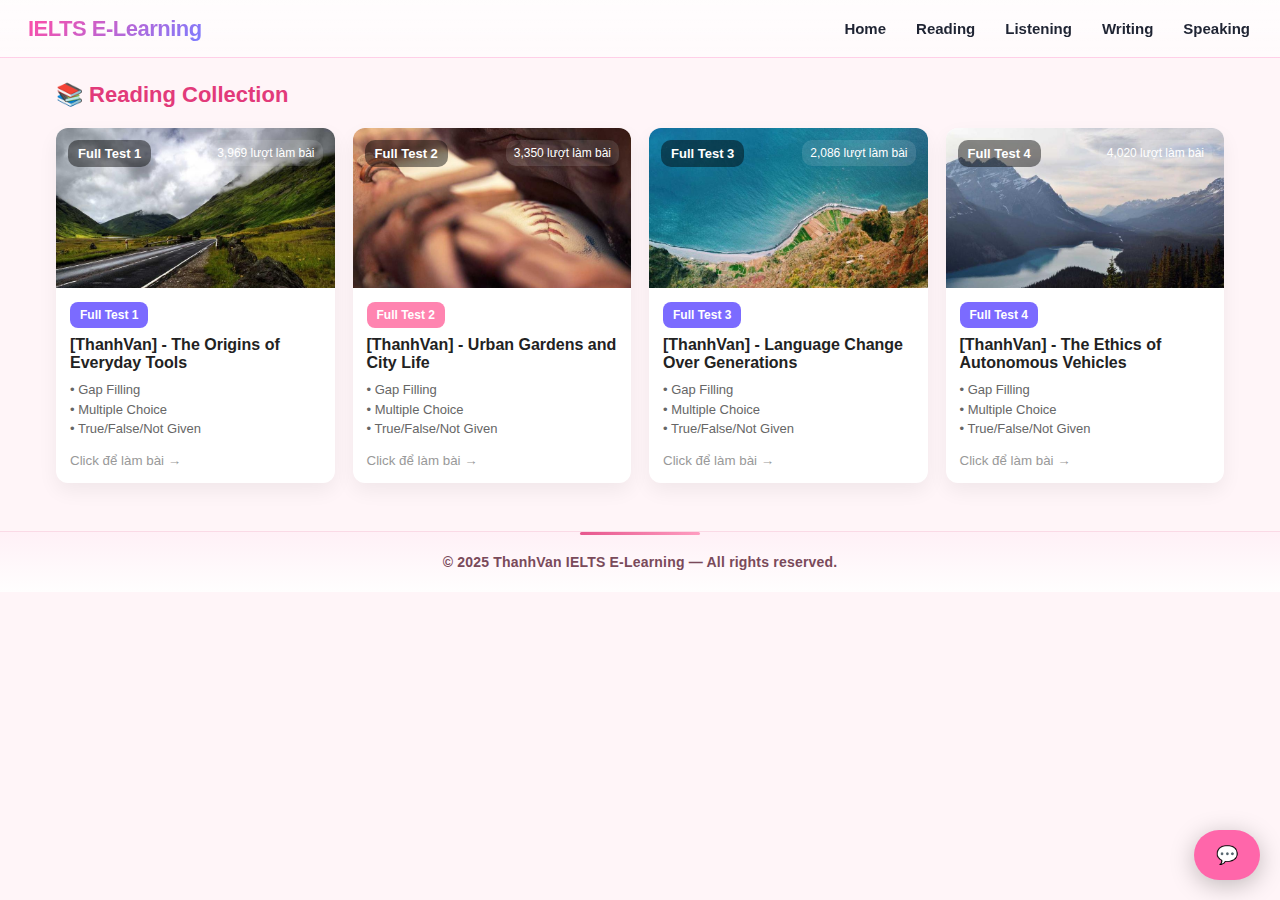
<file: index.html>
<!doctype html>
<html>

<head>
  <meta charset="utf-8">
  <title>Reading Collection — IELTS</title>
  <link rel="stylesheet" href="style.css">
</head>

<body>
  <div id="header"></div>

  <div class="container">
    <div class="page-title">📚 Reading Collection</div>
    <div id="cardGrid" class="card-grid">
      <!-- cards rendered by assets/app.js -->
    </div>
  </div>

  <div id="footer"></div>
  <div id="chatbot"></div>
  <div>
    <div id="chatbotButton">💬</div>
    <div id="chatbotPopup">
      <div id="chatHeader">AI IELTS Assistant</div>
      <div id="chatMessages"></div>
      <div id="chatInputArea">
        <input id="userInput" placeholder="Ask me..." />
        <button id="sendBtn" onclick="sendMsg()">Send</button>
      </div>
    </div>
  </div>
  <script src="app.js"></script>
</body>

</html>
</file>
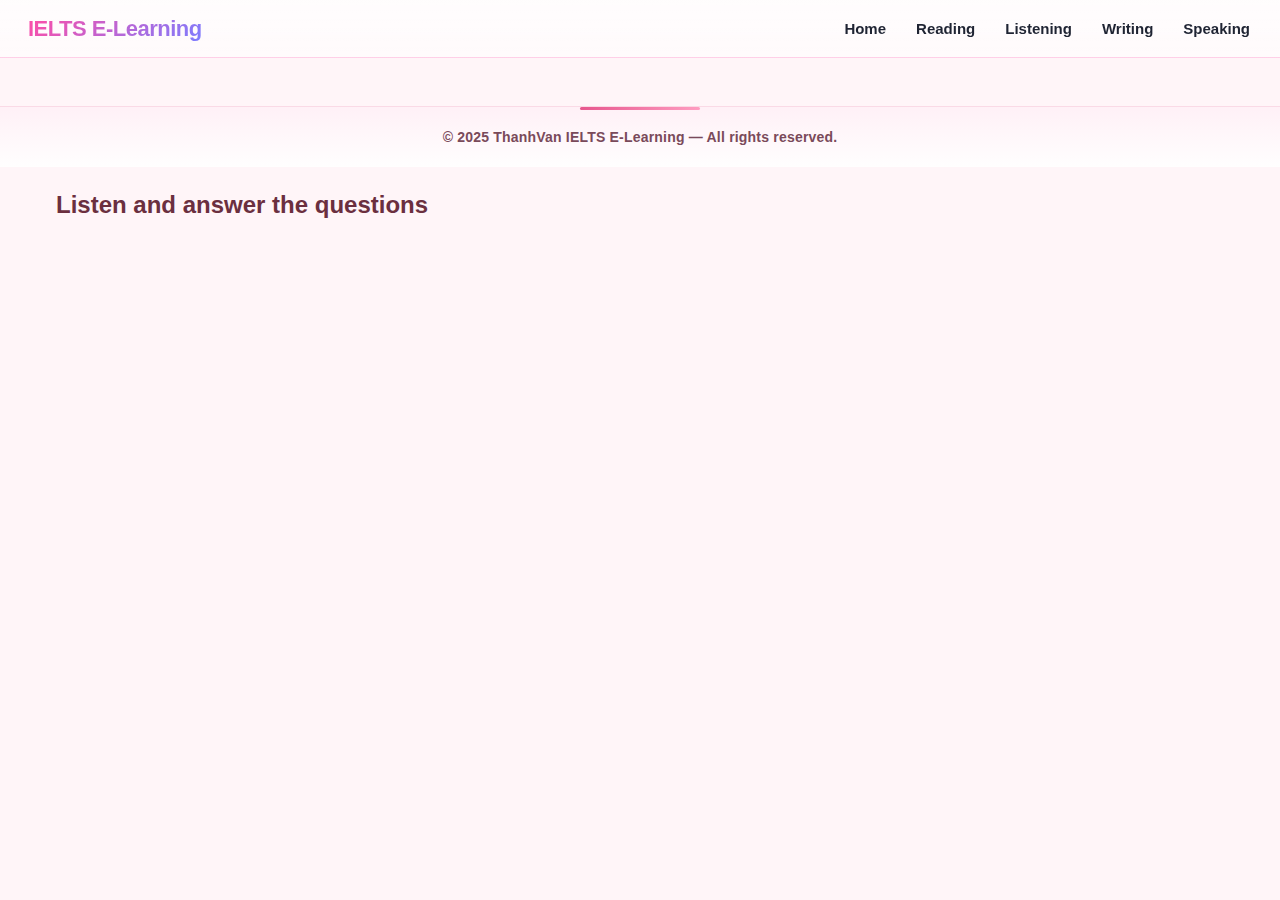
<file: listening.html>
<!DOCTYPE html>
<html>
<head>
    <title>IELTS Listening</title>
    <link rel="stylesheet" href="style.css">
</head>
<body>
    <div id="header"></div>
    <div id="footer"></div>

<div class="container">
    <h2>Listen and answer the questions</h2>
</div>
</body>
<script src="app.js"></script>
</html>
</file>
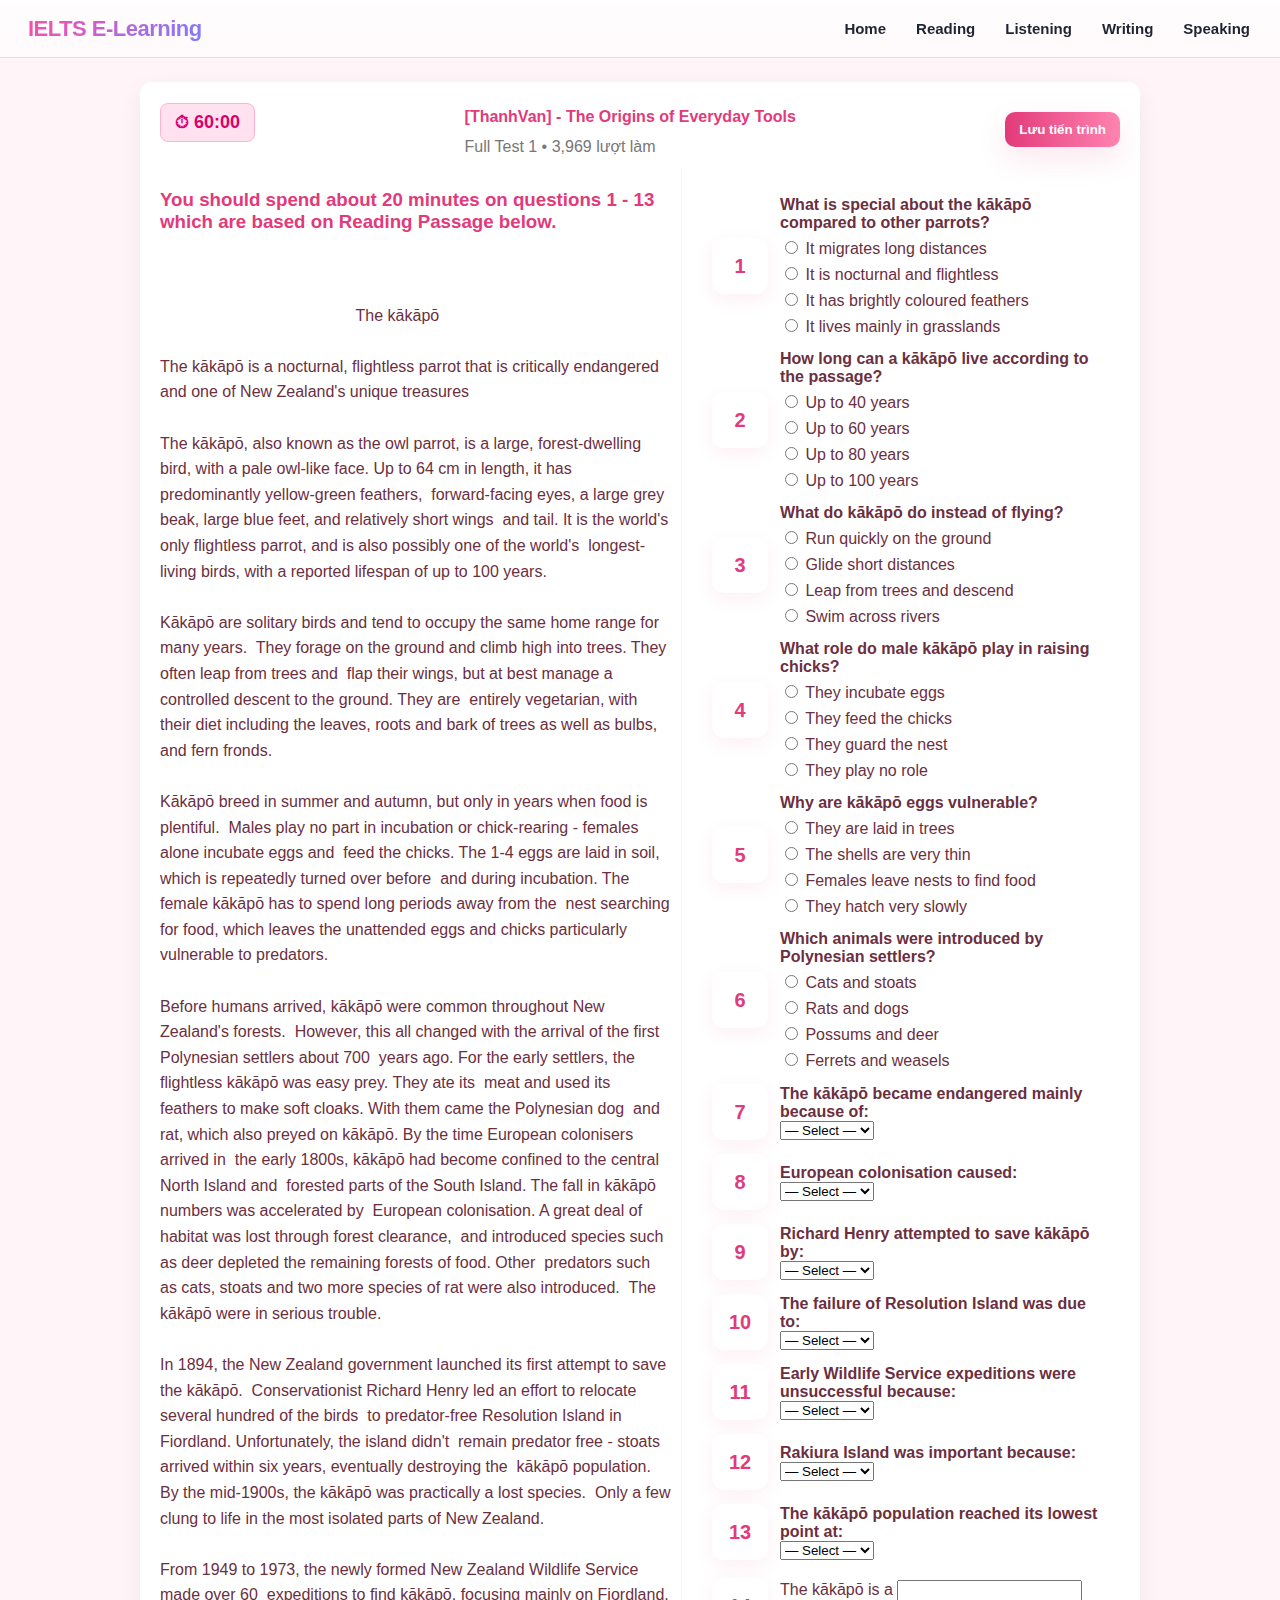
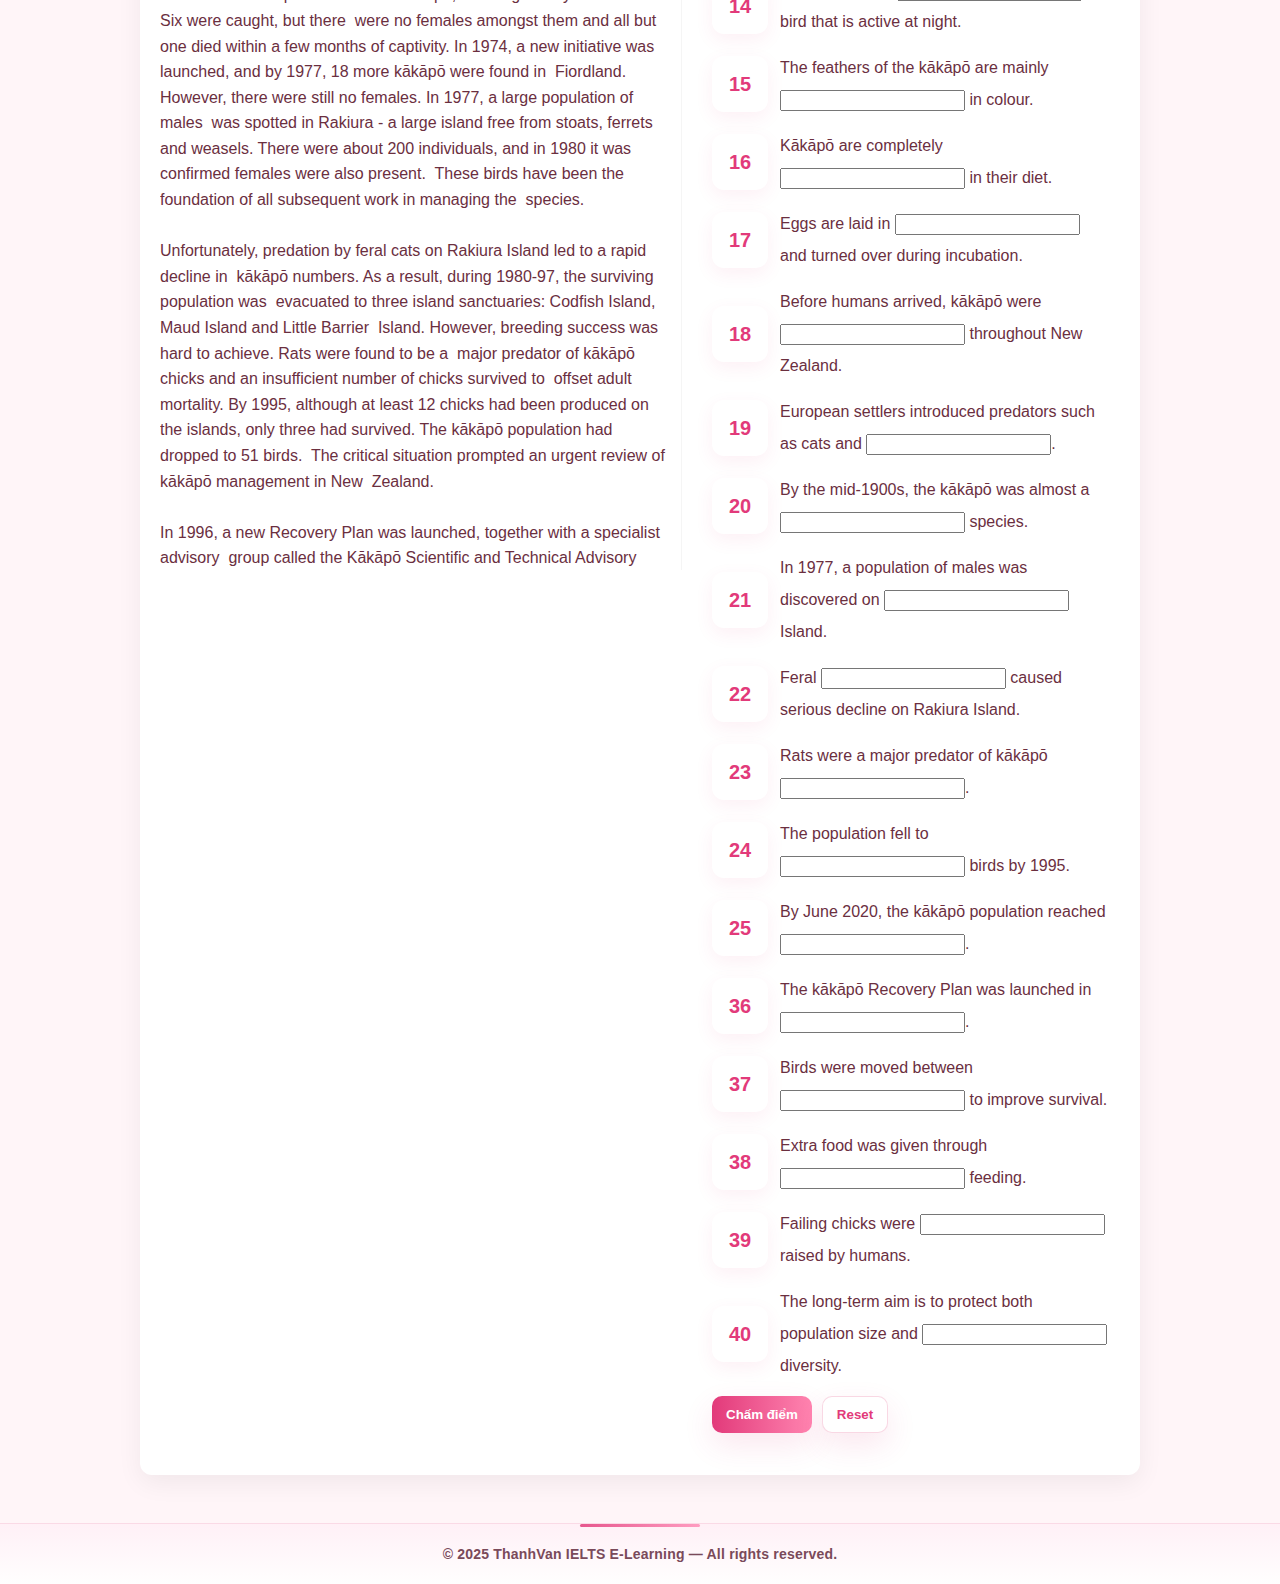
<file: reading-test.html>
<!doctype html>
<html lang="vi">
<head>
  <meta charset="utf-8">
  <title>Reading Test — IELTS</title>
  <link rel="stylesheet" href="style.css">
</head>

<body>
  <div id="header"></div>

  <div class="container">
    <div id="testArea" class="test-wrap"></div>
  </div>

  <div id="footer"></div>
  <div id="chatbot"></div>

  <script src="app.js"></script>

  <script>
    // ======================
    // LOAD TEST DATA
    // ======================
    const params = new URLSearchParams(location.search);
    const id = parseInt(params.get('id') || '1', 10);
    const data = window.__IELTS_PASSAGES || [];
    const test = data.find(p => p.id === id) || data[0];

    // ======================
    // RENDER LAYOUT
    // ======================
    const wrap = document.getElementById('testArea');
    wrap.innerHTML = `
      <div style="display:flex;justify-content:space-between;align-items:center;margin-bottom:14px;">
        <div id="timerBox" class="timer">⏱ <span id="timerText">60:00</span></div>

        <div>
          <div class="h2">${test.title}</div>
          <div style="color:#777;margin-top:4px;">
            ${test.label} • ${test.count.toLocaleString()} lượt làm
          </div>
        </div>

        <button class="btn-check" id="saveProgressBtn">Lưu tiến trình</button>
      </div>

      <div class="test-grid">
        <div class="passage">
          <h3 style="color:var(--pink-600)">${test.statement}</h3>
          <div style="white-space:pre-wrap;line-height:1.6;">
            ${escapeHtml(test.passage)}
          </div>
        </div>

        <div class="q-panel">
          <div id="questionsArea"></div>

          <div style="margin-top:14px;display:flex;gap:10px;">
            <button class="btn-check" id="checkBtn">Chấm điểm</button>
            <button class="btn-check" id="resetBtn"
              style="background:#fff;color:var(--pink-600);border:1px solid rgba(226,58,122,.2)">
              Reset
            </button>
          </div>

          <div id="resultBox" class="result"></div>
        </div>
      </div>
    `;

    function escapeHtml(s) {
      return (s || '')
        .replace(/&/g, "&amp;")
        .replace(/</g, "&lt;")
        .replace(/>/g, "&gt;");
    }

    // ======================
    // RENDER QUESTIONS
    // ======================
    const qArea = document.getElementById('questionsArea');

    test.questions.forEach((q, idx) => {

      // DROPDOWN
      if (q.type === 'dropdown') {
        qArea.innerHTML += `
          <div class="q-row">
            <div class="q-num">${idx + 1}</div>
            <div style="flex:1">
              <b>${q.q}</b><br>
              <select id="${q.id}">
                <option value="">— Select —</option>
                ${q.choices.map(c => `<option value="${c}">${c}</option>`).join('')}
              </select>
            </div>
          </div>`;
      }

      // MCQ
      else if (q.type === 'mcq') {
        qArea.innerHTML += `
          <div class="q-row">
            <div class="q-num">${idx + 1}</div>
            <div style="flex:1">
              <b>${q.q}</b>
              ${q.choices.map(c => `
                <label style="display:block;margin-top:6px">
                  <input type="radio" name="${q.id}" value="${c}"> ${c}
                </label>`).join('')}
            </div>
          </div>`;
      }

      // FILL IN THE BLANK
      else if (q.type === 'fill') {
        let i = 0;
        const html = q.q.replace(/_____/g, () =>
          `<input type="text" class="fill-input" id="${q.id}_${i++}">`
        );

        qArea.innerHTML += `
          <div class="q-row">
            <div class="q-num">${idx + 1}</div>
            <div style="flex:1;line-height:2">${html}</div>
          </div>`;
      }
    });

    // ======================
    // CHECK ANSWERS
    // ======================
    document.getElementById('checkBtn').onclick = () => {
      let correct = 0;

      test.questions.forEach(q => {

        if (q.type === 'dropdown') {
          const el = document.getElementById(q.id);
          if (el.value === q.answer) {
            el.style.border = "2px solid #00cc66";
            correct++;
          } else if (el.value) {
            el.style.border = "2px solid #ff5b6b";
          }
        }

        else if (q.type === 'mcq') {
          const sel = document.querySelector(`input[name="${q.id}"]:checked`);
          if (sel && sel.value === q.answer) {
            correct++;
            sel.parentElement.style.border = "1px solid #00cc66";
          } else if (sel) {
            sel.parentElement.style.border = "1px solid #ff5b6b";
          }
        }

        else if (q.type === 'fill') {
          let ok = true;
          q.answer.forEach((ans, i) => {
            const input = document.getElementById(`${q.id}_${i}`);
            const user = (input.value || '').trim().toLowerCase();
            const right = ans.toLowerCase();
            if (user === right) {
              input.classList.add('fill-correct');
            } else {
              input.classList.add('fill-wrong');
              ok = false;
            }
          });
          if (ok) correct++;
        }
      });

      document.getElementById('resultBox').innerText =
        `Bạn đúng ${correct} / ${test.questions.length}`;
    };

    // ======================
    // RESET
    // ======================
    document.getElementById('resetBtn').onclick = () => {
      test.questions.forEach(q => {
        if (q.type === 'dropdown') document.getElementById(q.id).value = '';
        if (q.type === 'mcq')
          document.querySelectorAll(`input[name="${q.id}"]`).forEach(i => i.checked = false);
        if (q.type === 'fill')
          q.answer.forEach((_, i) => {
            const el = document.getElementById(`${q.id}_${i}`);
            el.value = '';
            el.className = 'fill-input';
          });
      });
      document.getElementById('resultBox').innerText = '';
    };

    // ======================
    // TIMER 60 MIN
    // ======================
    let timeLeft = 3600;
    const timerText = document.getElementById('timerText');

    setInterval(() => {
      timeLeft--;
      timerText.textContent =
        String(Math.floor(timeLeft / 60)).padStart(2, '0') + ':' +
        String(timeLeft % 60).padStart(2, '0');

      if (timeLeft <= 0) {
        document.getElementById('checkBtn').click();
        alert("Hết giờ!");
      }
    }, 1000);

  </script>
</body>
</html>
</file>
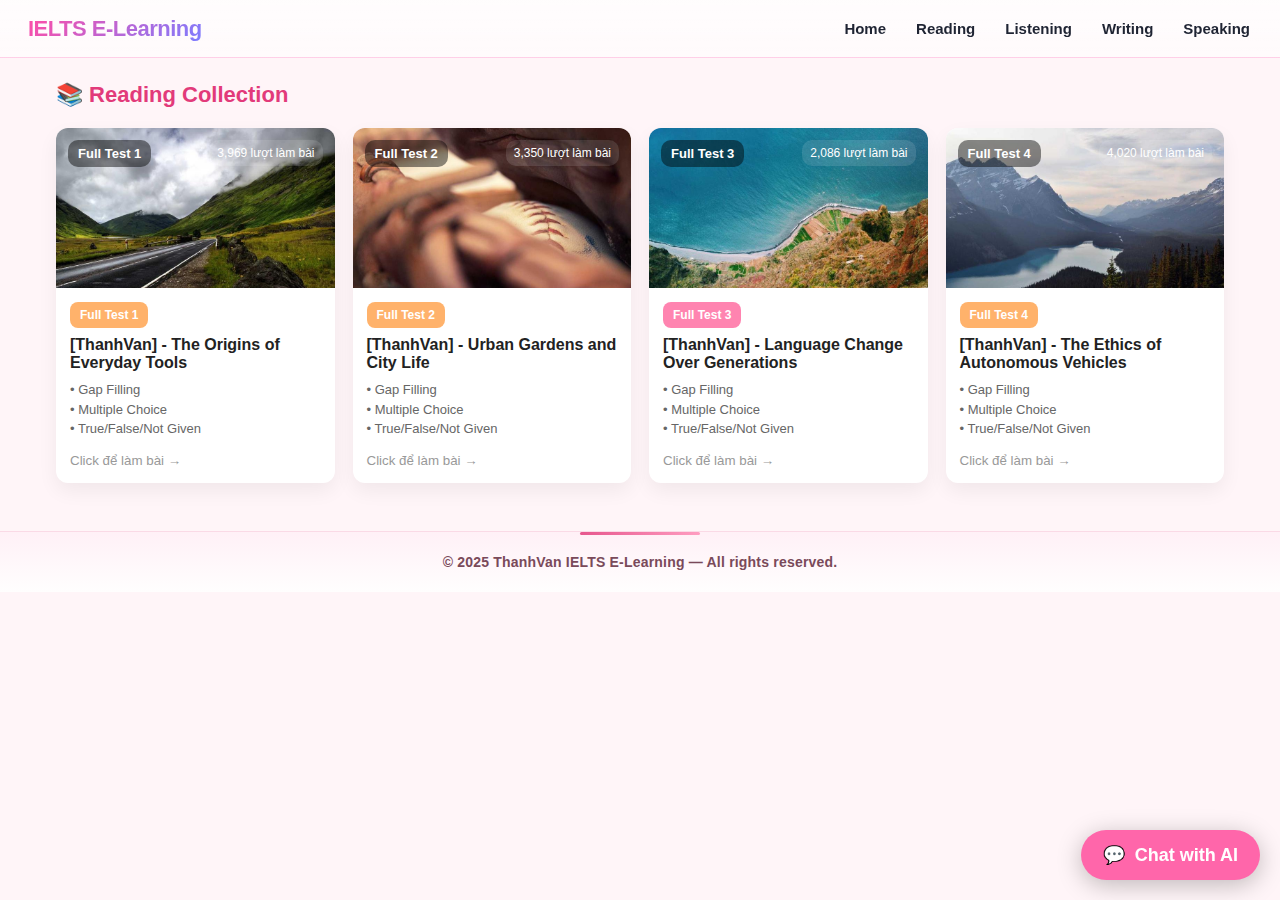
<file: reading.html>
<!doctype html>
<html>

<head>
  <meta charset="utf-8">
  <title>Reading Collection — IELTS</title>
  <link rel="stylesheet" href="style.css">
</head>

<body>
  <div id="header"></div>

  <div class="container">
    <div class="page-title">📚 Reading Collection</div>
    <div id="cardGrid" class="card-grid">
      <!-- cards rendered by assets/app.js -->
    </div>
  </div>

  <div id="footer"></div>
  <div id="chatbot"></div>
  <div>
    <div id="chatbotButton">💬 <span>Chat with AI</span></div>
    <div id="chatbotPopup">
      <div id="chatHeader">AI IELTS Assistant</div>
      <div id="chatMessages"></div>
      <div id="chatInputArea">
        <input id="userInput" placeholder="Ask me..." />
        <button id="sendBtn" onclick="sendMsg()">Send</button>
        <script>
          (function(){
            var input = document.getElementById('userInput');
            if (input) {
              input.addEventListener('keydown', function(e){
                if (e.key === 'Enter') {
                  e.preventDefault();
                  if (typeof sendMsg === 'function') sendMsg();
                }
              });
            }
          })();
        </script>
      </div>
    </div>
  </div>
  <script src="app.js"></script>
</body>

</html>
</file>
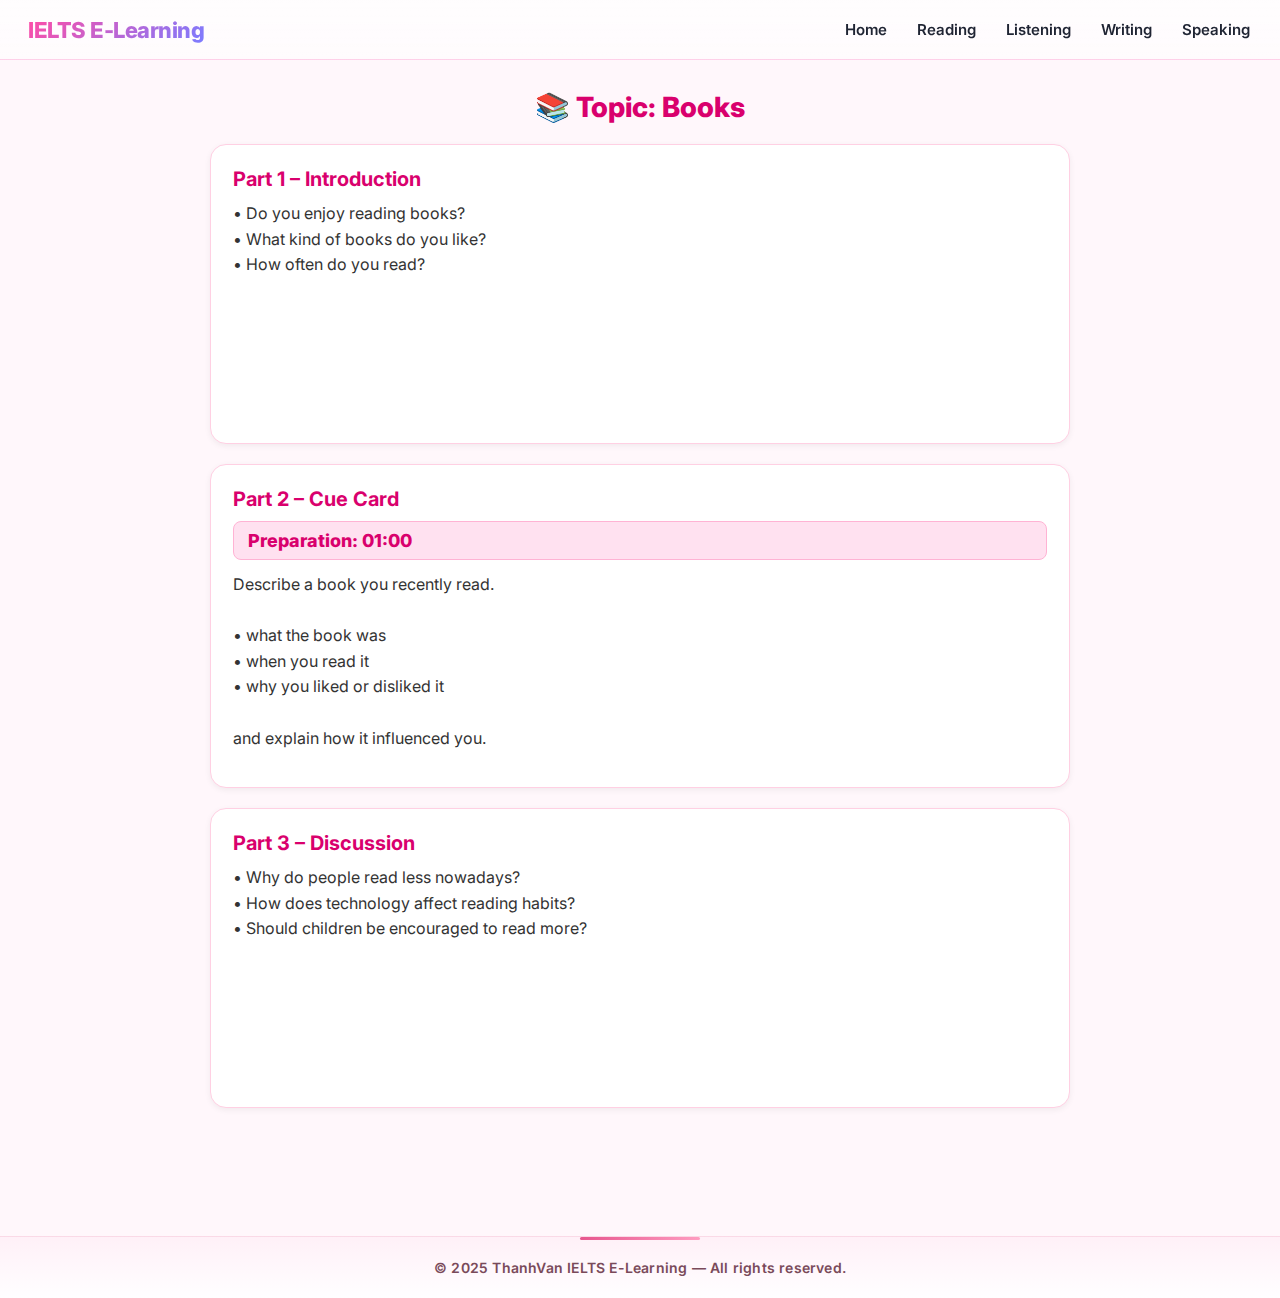
<file: speaking-test.html>
<!doctype html>
<html lang="en">

<head>
  <meta charset="utf-8">
  <title>IELTS Speaking Test</title>
  <meta name="viewport" content="width=device-width, initial-scale=1">

  <link href="https://fonts.googleapis.com/css2?family=Inter:wght@400;600;700;800&display=swap" rel="stylesheet">
  <link rel="stylesheet" href="style.css">
  <style>
    body {
      margin: 0;
      font-family: Inter, system-ui;
      background: #fff7fb;
      color: #333;
    }

    .container {
      max-width: 900px;
      margin: 30px auto;
      padding: 0 20px 60px;
    }

    .page-title {
      font-size: 28px;
      font-weight: 800;
      color: #d9006d;
      text-align: center;
      margin-bottom: 20px;
    }

    .card {
      background: #fff;
      border-radius: 16px;
      border: 1px solid #ffd0e3;
      padding: 22px;
      box-shadow: 0 2px 6px rgba(0, 0, 0, .06);
      margin-bottom: 20px;
    }

    .part-title {
      font-size: 20px;
      font-weight: 700;
      color: #d9006d;
      margin-bottom: 10px;
    }

    .question {
      line-height: 1.6;
      margin-bottom: 14px;
    }

    .timer {
      font-weight: 800;
      color: #d9006d;
      margin-bottom: 12px;
    }

    .controls {
      display: flex;
      gap: 12px;
    }

    .btn {
      padding: 12px 18px;
      border-radius: 14px;
      font-weight: 800;
      border: none;
      cursor: pointer;
    }

    .btn.start {
      background: linear-gradient(135deg, #ff4da6, #7c7cff);
      color: #0b1020;
    }

    .btn.stop {
      background: #eee;
    }

    audio {
      width: 100%;
      margin-top: 12px;
    }
  </style>
</head>

<body>
  <div id="header"></div>

  <div class="container">
    <div id="title" class="page-title"></div>
    <div id="testArea"></div>
  </div>

  <script>
    /* =====================
       SPEAKING DATA
    ===================== */
    const SPEAKING_DATA = [
      {
        id: 1,
        title: "📚 Topic: Books",
        part1: [
          "Do you enjoy reading books?",
          "What kind of books do you like?",
          "How often do you read?"
        ],
        part2: {
          cue: "Describe a book you recently read.",
          bullets: [
            "what the book was",
            "when you read it",
            "why you liked or disliked it"
          ],
          explain: "and explain how it influenced you."
        },
        part3: [
          "Why do people read less nowadays?",
          "How does technology affect reading habits?",
          "Should children be encouraged to read more?"
        ]
      },
      {
        id: 2,
        title: "💻 Topic: Technology",
        part1: [
          "How often do you use technology?",
          "What device do you use most?",
          "Has technology changed your life?"
        ],
        part2: {
          cue: "Describe a piece of technology you find useful.",
          bullets: [
            "what it is",
            "how often you use it",
            "what you use it for"
          ],
          explain: "and explain why it is important to you."
        },
        part3: [
          "Is technology making people less social?",
          "How will technology change education?",
          "Should children use smartphones?"
        ]
      },
      {
        id: 4,
        title: "Speaking Test 4 – Work & Study",

        part1: [
          "Do you work or are you a student?",
          "What do you like most about your job or studies?",
          "Is there anything you dislike about it?",
          "What kind of work would you like to do in the future?"
        ],

        part2: {
          cue: "Describe an ideal job you would like to have.",
          bullets: [
            "what the job is",
            "what qualifications or skills are needed",
            "what kind of work you would do"
          ],
          explain: "and explain why this job is ideal for you."
        },

        part3: [
          "How do you think jobs will change in the future?",
          "Is job satisfaction more important than salary?",
          "Should governments help people find jobs?",
          "Do you think people will work fewer hours in the future?"
        ]
      },
      {
        id: 5,
        title: "Speaking Test 5 – Environment",

        part1: [
          "Do you care about the environment?",
          "What environmental problems are common in your country?",
          "Do you think individuals can help protect the environment?",
          "Have environmental issues changed in recent years?"
        ],

        part2: {
          cue: "Describe a place you know that has been polluted.",
          bullets: [
            "where the place is",
            "what kind of pollution it has",
            "how it affects people or the environment"
          ],
          explain: "and explain what you think should be done to improve this situation."
        },

        part3: [
          "Why do you think environmental problems are becoming more serious?",
          "Should governments or individuals be responsible for protecting the environment?",
          "How can education help people become more environmentally friendly?",
          "Do you think economic development harms the environment?"
        ]
      }
    ];

    /* =====================
       GET TOPIC FROM URL
    ===================== */
    const params = new URLSearchParams(location.search);
    const id = parseInt(params.get("id") || "1");
    const topic = SPEAKING_DATA.find(t => t.id === id) || SPEAKING_DATA[0];

    document.getElementById("title").innerText = topic.title;

    /* =====================
       RENDER UI
    ===================== */
    const area = document.getElementById("testArea");

    area.innerHTML = `
  ${renderPart1()}
  ${renderPart2()}
  ${renderPart3()}
`;

    function renderPart1() {
      return `
  <div class="card">
    <div class="part-title">Part 1 – Introduction</div>
    <div class="question">
      ${topic.part1.map(q => "• " + q).join("<br>")}
    </div>
  </div>`;
    }

    function renderPart2() {
      return `
  <div class="card">
    <div class="part-title">Part 2 – Cue Card</div>
    <div class="timer" id="timer2">Preparation: 01:00</div>
    <div class="question">
      ${topic.part2.cue}<br><br>
      ${topic.part2.bullets.map(b => "• " + b).join("<br>")}<br><br>
      ${topic.part2.explain}
    </div>
  </div>`;
    }

    function renderPart3() {
      return `
  <div class="card">
    <div class="part-title">Part 3 – Discussion</div>
    <div class="question">
      ${topic.part3.map(q => "• " + q).join("<br>")}
    </div>
  </div>`;
    }

    function controls(p, isPart2 = false) {
      return `
    <div class="controls">
      <button class="btn start" onclick="${isPart2 ? 'startPart2()' : 'startRecording(' + p + ')'}">🎙 Start</button>
      <button class="btn stop" onclick="stopRecording(${p})">⏹ Stop</button>
    </div>`;
    }

    /* =====================
       RECORDING LOGIC
    ===================== */
    let recorder, stream, chunks = [], timerInterval;

    async function startRecording(part) {
      if (recorder?.state === "recording") return;
      stream = await navigator.mediaDevices.getUserMedia({ audio: true });
      recorder = new MediaRecorder(stream);
      chunks = [];
      recorder.ondataavailable = e => chunks.push(e.data);
      recorder.onstop = () => {
        const blob = new Blob(chunks, { type: "audio/webm" });
        document.getElementById("audio" + part).src = URL.createObjectURL(blob);
        stream.getTracks().forEach(t => t.stop());
      };
      recorder.start();
    }

    function stopRecording() {
      if (recorder?.state === "recording") {
        recorder.stop();
        clearInterval(timerInterval);
      }
    }

    function startPart2() {
      let t = 60;
      const timer = document.getElementById("timer2");
      timerInterval = setInterval(() => {
        t--;
        if (t <= 0) {
          clearInterval(timerInterval);
          timer.textContent = "🎙 Speaking time";
          startRecording(2);
        }
      }, 1000);
    }
  </script>

<div id="footer"></div>
<script src="app.js"></script>
</body>

</html>
</file>
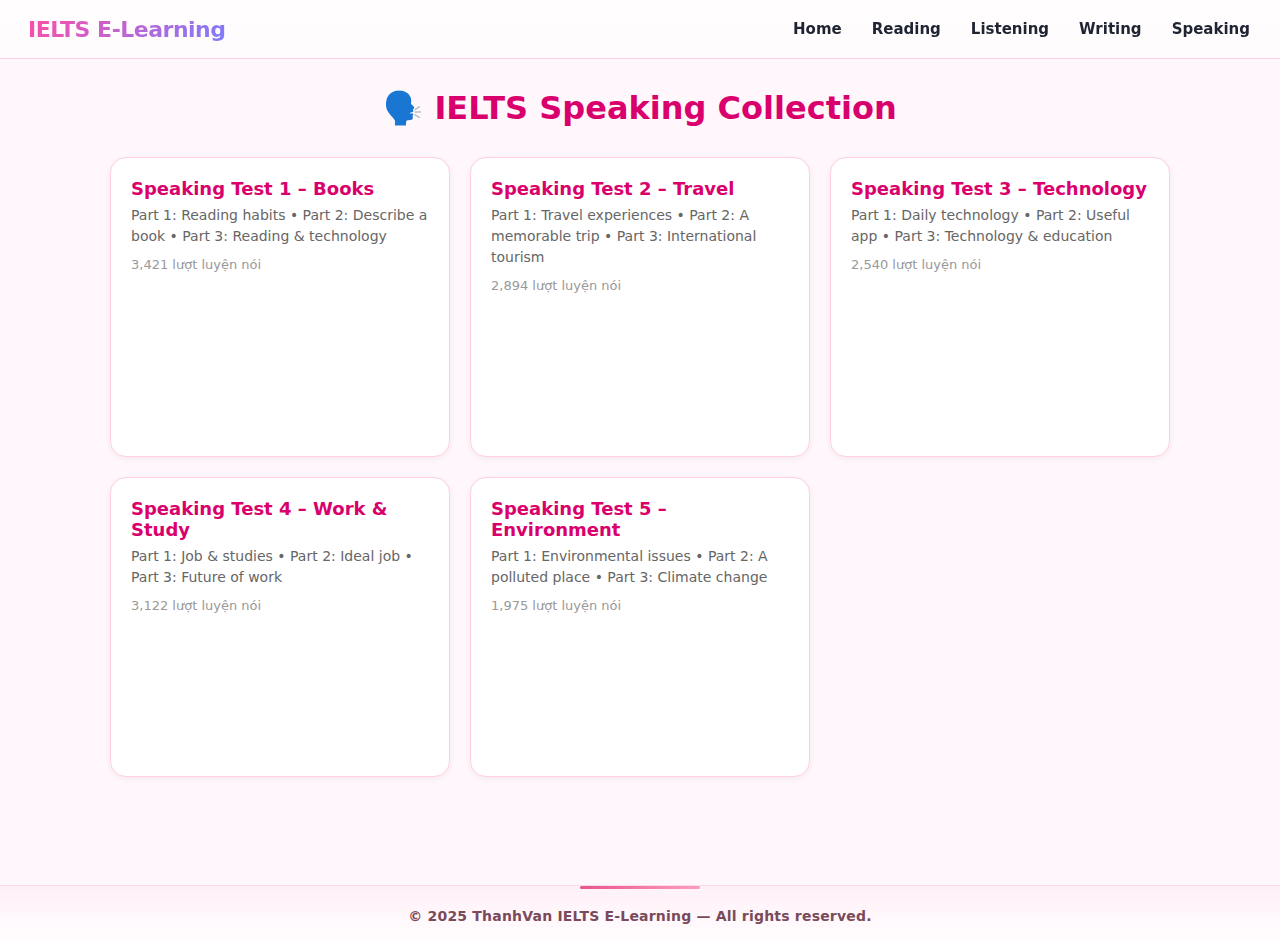
<file: speaking.html>
<!doctype html>
<html lang="en">

<head>
  <meta charset="utf-8">
  <title>IELTS Speaking Collection</title>
  <link rel="stylesheet" href="style.css">

  <style>
    body {
      margin: 0;
      font-family: Inter, system-ui, Arial;
      background: #fff7fb;
      color: #333;
    }

    /* Container */
    .container {
      max-width: 1100px;
      margin: 0 auto;
      padding: 0 20px 60px;
    }

    /* Title */
    .page-title {
      font-size: 32px;
      font-weight: 800;
      color: #d9006d;
      margin: 30px 0;
      text-align: center;
    }

    /* Grid */
    .card-grid {
      display: grid;
      grid-template-columns: repeat(auto-fill, minmax(260px, 1fr));
      gap: 20px;
    }

    /* Card */
    .card {
      background: #fff;
      border-radius: 16px;
      border: 1px solid #ffd0e3;
      padding: 20px;
      box-shadow: 0 2px 6px rgba(0, 0, 0, .06);
      cursor: pointer;
      transition: .25s;
    }

    .card:hover {
      transform: translateY(-14px);
      box-shadow: 0 6px 18px rgba(0, 0, 0, .14);
    }

    /* Card content */
    .card-title {
      font-size: 18px;
      font-weight: 700;
      color: #d9006d;
      margin-bottom: 6px;
    }

    .card-desc {
      font-size: 14px;
      color: #666;
      margin-bottom: 10px;
      line-height: 1.5;
    }

    .card-meta {
      font-size: 13px;
      color: #999;
    }
  </style>
</head>

<body>

  <div id="header"></div>

  <div class="container">
    <div class="page-title">🗣️ IELTS Speaking Collection</div>

    <div id="speakingGrid" class="card-grid"></div>
  </div>

  <div id="footer"></div>
  <div id="chatbot"></div>

  <script>
    const SPEAKING_TOPICS = [
      {
        id: 1,
        title: "Speaking Test 1 – Books",
        desc: "Part 1: Reading habits • Part 2: Describe a book • Part 3: Reading & technology",
        count: 3421
      },
      {
        id: 2,
        title: "Speaking Test 2 – Travel",
        desc: "Part 1: Travel experiences • Part 2: A memorable trip • Part 3: International tourism",
        count: 2894
      },
      {
        id: 3,
        title: "Speaking Test 3 – Technology",
        desc: `Part 1: Daily technology • Part 2: Useful app • Part 3: Technology & education`,
        count: 2540
      },
      {
        id: 4,
        title: "Speaking Test 4 – Work & Study",
        desc: "Part 1: Job & studies • Part 2: Ideal job • Part 3: Future of work",
        count: 3122
      },
      {
        id: 5,
        title: "Speaking Test 5 – Environment",
        desc: "Part 1: Environmental issues • Part 2: A polluted place • Part 3: Climate change",
        count: 1975
      }
    ];

    const wrap = document.getElementById("speakingGrid");

    wrap.innerHTML = SPEAKING_TOPICS.map(t => `
  <div class="card" onclick="location.href='speaking-test.html?id=${t.id}'">
    <div class="card-title">${t.title}</div>
    <div class="card-desc">${t.desc}</div>
    <div class="card-meta">${t.count.toLocaleString()} lượt luyện nói</div>
  </div>
`).join("");
  </script>
  <div id="footer"></div>
  <script src="app.js"></script>

</body>

</html>
</file>
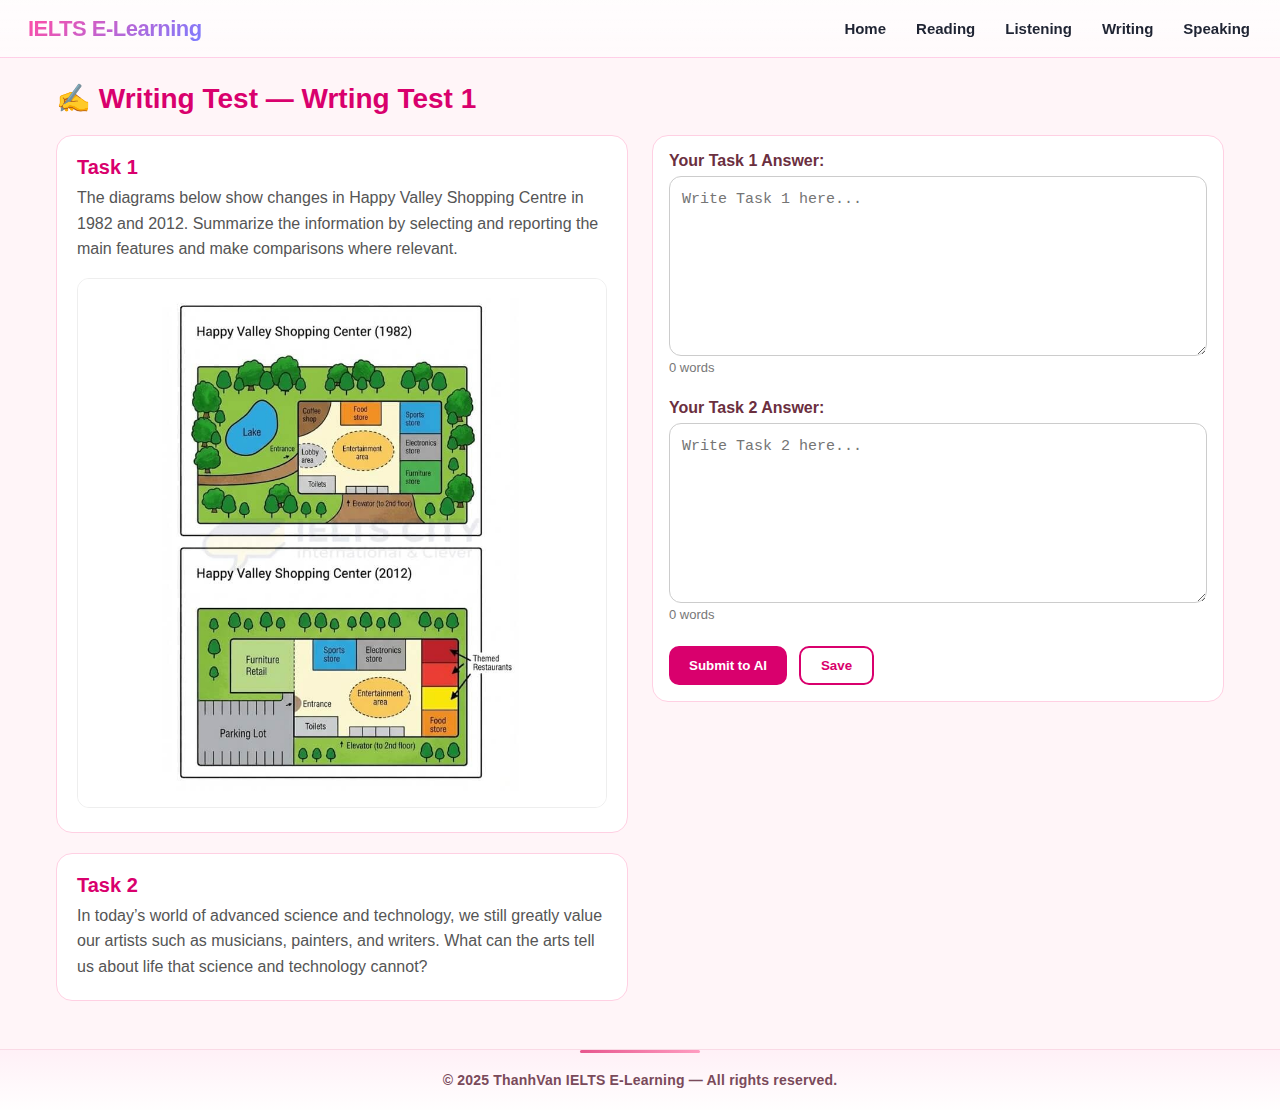
<file: writing-test.html>
<!doctype html>
<html>

<head>
  <meta charset="utf-8">
  <title>IELTS Writing Test</title>
  <link rel="stylesheet" href="style.css">
  <style>
    .test-title {
      font-size: 28px;
      font-weight: bold;
      color: #d9006d;
      margin-bottom: 12px;
    }

    .writing-grid {
      display: grid;
      grid-template-columns: 1fr 1fr;
      gap: 24px;
      align-items: start;
      margin-top: 20px;
    }

    .task-box {
      background: #fff;
      border-radius: 16px;
      padding: 20px;
      border: 1px solid #ffd0e3;
    }

    .task-header {
      font-weight: bold;
      font-size: 20px;
      margin-bottom: 6px;
      color: #d9006d;
    }

    .task-text {
      line-height: 1.6;
      color: #555;
      white-space: pre-wrap;
    }

    .editor-box {
      background: #fff;
      border-radius: 16px;
      padding: 16px;
      border: 1px solid #ffd0e3;
      display: flex;
      flex-direction: column;
      gap: 14px;
    }

    textarea {
      width: 100%;
      height: 180px;
      border-radius: 12px;
      border: 1px solid #ccc;
      padding: 12px;
      font-size: 15px;
      resize: vertical;
      line-height: 1.5;
    }

    .btn {
      padding: 10px 20px;
      border-radius: 10px;
      cursor: pointer;
      font-weight: bold;
      border: none;
      background: #d9006d;
      color: white;
      transition: 0.2s;
    }

    .btn:hover {
      opacity: 0.85;
    }

    .btn-secondary {
      background: #fff;
      border: 2px solid #d9006d;
      color: #d9006d;
    }

    .result-box {
      margin-top: 15px;
      background: #ffe5f2;
      border-radius: 12px;
      padding: 16px;
      display: none;
    }

    .word-count {
      font-size: 13px;
      color: #777;
    }
  </style>
</head>

<body>

  <div id="header"></div>

  <div class="container">
    <div id="testContainer"></div>
  </div>

  <div id="footer"></div>

  <script>
    // -----------------------------------
    // 1. LOAD DATA SAMPLE (bạn thay bằng data thật)
    // -----------------------------------
    const WRITING_DATA = {
      1: {
        title: "Wrting Test 1",
        task1: "The diagrams below show changes in Happy Valley Shopping Centre in 1982 and 2012. Summarize the information by selecting and reporting the main features and make comparisons where relevant.",
        image: "assets/c1.png",
        task2: "In today’s world of advanced science and technology, we still greatly value our artists such as musicians, painters, and writers. What can the arts tell us about life that science and technology cannot?"
      },
      2: {
        title: "Wrting Test 2",
        task1: "The charts below show the distribution of the world’s water and the use of water in three countries. Summarise the information by selecting and reporting the main features, and make comparisons where relevant.",
        image: "assets/c2.png",
        task2: "Everyone should stay at school until 18. To what extent do you agree or disagree?"
      },
      3: {
        title: "Wrting Test 3",
        task1: "The graphs below show the total percentage of films released and the total percentage of ticket sales in 1996 and 2006 in a country. Summarise the information by selecting and reporting the main features, and make comparisons where relevant.",
        image: "assets/c3.png",
        task2: "Large companies often use sports events to promote their products. Some people think this has a negative impact on sports. To what extent do you agree or disagree?"
      },
      4: {
        title: "Writing Test 4",
        task1: "The table shows the amount of money given to developing countries by the USA, EU countries and other countries from 2006 to 2010 (Figures are in millions of dollars). Summarise the information by selecting and reporting the main features, and make comparisons where relevant.",
        image: "assets/c4.png",
        task2: "Some people think the government should subsidise fruits and vegetables to make healthy food more affordable. Others argue that the government should tax unhealthy food instead. Discuss both views and give your opinion."
      }
    };

    // -----------------------------------
    // 2. LẤY ID TỪ URL
    // -----------------------------------
    const params = new URLSearchParams(location.search);
    const id = parseInt(params.get("id") || "1", 10);
    const data = WRITING_DATA[id];

    // -----------------------------------
    // 3. RENDER UI
    // -----------------------------------
    const wrap = document.getElementById("testContainer");
    wrap.innerHTML = `
      <div class="test-title">✍️ Writing Test — ${data.title}</div>

      <div class="writing-grid">
        <!-- LEFT SIDE: TASKS -->
        <div>
          <div class="task-box">
            <div class="task-header">Task 1</div>
            <div class="task-text">${data.task1}</div>
            ${data.image ? `
      <div style="margin-top:16px; text-align:center;">
        <img src="${data.image}" 
             style="max-width:100%; border-radius:12px; border:1px solid #eee;">
      </div>
    ` : ""}
          </div>

          <div class="task-box" style="margin-top:20px;">
            <div class="task-header">Task 2</div>
            <div class="task-text">${data.task2}</div>
          </div>
        </div>

        <!-- RIGHT SIDE: EDITOR -->
        <div class="editor-box">
          <div>
            <div style="font-weight:700;margin-bottom:6px;">Your Task 1 Answer:</div>
            <textarea id="task1Input" placeholder="Write Task 1 here..."></textarea>
            <div class="word-count" id="wc1">0 words</div>
          </div>

          <div style="margin-top:10px;">
            <div style="font-weight:700;margin-bottom:6px;">Your Task 2 Answer:</div>
            <textarea id="task2Input" placeholder="Write Task 2 here..."></textarea>
            <div class="word-count" id="wc2">0 words</div>
          </div>

          <div style="display:flex; gap:12px; margin-top:10px;">
            <button class="btn" id="submitBtn">Submit to AI</button>
            <button class="btn btn-secondary" id="saveBtn">Save</button>
          </div>

          <div id="resultBox" class="result-box"></div>
        </div>
      </div>
    `;

    // -----------------------------------
    // 4. WORD COUNT
    // -----------------------------------
    function countWords(text) {
      return text.trim().split(/\s+/).filter(x => x).length;
    }

    document.getElementById("task1Input").addEventListener("input", () => {
      document.getElementById("wc1").textContent = countWords(task1Input.value) + " words";
    });

    document.getElementById("task2Input").addEventListener("input", () => {
      document.getElementById("wc2").textContent = countWords(task2Input.value) + " words";
    });

    // -----------------------------------
    // 5. SAVE PROGRESS
    // -----------------------------------
    document.getElementById("saveBtn").onclick = () => {
      const saveData = {
        t1: task1Input.value,
        t2: task2Input.value
      };
      localStorage.setItem("writing_test_" + id, JSON.stringify(saveData));
      alert("Progress saved!");
    };

    // LOAD SAVED
    (function loadSaved() {
      const raw = localStorage.getItem("writing_test_" + id);
      if (!raw) return;
      try {
        const obj = JSON.parse(raw);
        task1Input.value = obj.t1 || "";
        task2Input.value = obj.t2 || "";
        wc1.textContent = countWords(obj.t1 || "") + " words";
        wc2.textContent = countWords(obj.t2 || "") + " words";
      } catch (e) { }
    })();

    // -----------------------------------
    // 6. SUBMIT TO AI VIA CLOUDFLARE WORKER
    // -----------------------------------
    const WORKER_URL = "https://broken-art-6635.sonltcoder.workers.dev/";

    document.getElementById("submitBtn").onclick = async () => {
      const t1 = task1Input.value.trim();
      const t2 = task2Input.value.trim();

      if (!t1 || !t2) {
        alert("Please complete both tasks before submitting.");
        return;
      }

      resultBox.style.display = "block";
      resultBox.innerHTML = "⏳ AI is evaluating your writing...";

      const response = await fetch(WORKER_URL, {
        method: "POST",
        headers: { "Content-Type": "application/json" },
        body: JSON.stringify({
          messages: [
            { role: "system", content: "You are an IELTS Writing examiner. Score Task 1 and Task 2 separately using official band descriptors. Just give me IELTS result band" },
            { role: "user", content: `Task 1:\n${t1}\n\nTask 2:\n${t2}` }
          ]
        })
      });

      const data = await response.json();
      const ai = data.choices?.[0]?.message?.content || "Error";

      resultBox.innerHTML = `<b>AI Feedback:</b><br><br>${ai}`;
    };
  </script>
  <div id="chatbot"></div>
  <script src="app.js"></script>
</body>

</html>
</file>
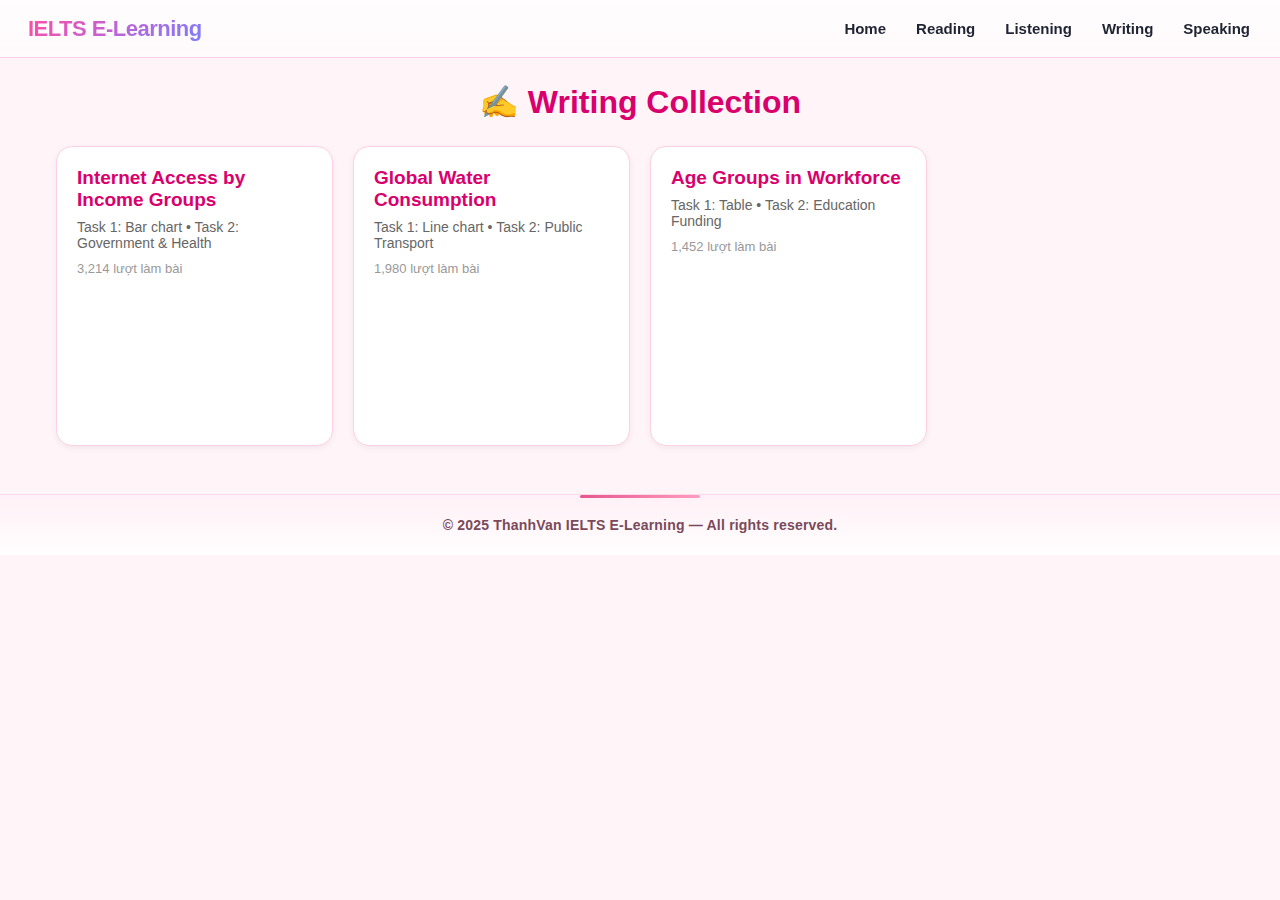
<file: writing.html>
<!doctype html>
<html>

<head>
  <meta charset="utf-8">
  <title>IELTS Writing Collection Mock Test</title>
  <link rel="stylesheet" href="style.css">
  <style>
    .page-title {
      font-size: 32px;
      font-weight: bold;
      color: #d9006d;
      margin-top: 25px;
      margin-bottom: 25px;
      text-align: center;
    }

    .card-grid {
      display: grid;
      grid-template-columns: repeat(auto-fill, minmax(260px, 1fr));
      gap: 20px;
    }

    .card {
      background: white;
      border-radius: 16px;
      border: 1px solid #ffd0e3;
      padding: 20px;
      box-shadow: 0 2px 6px rgba(0, 0, 0, 0.06);
      cursor: pointer;
      transition: 0.25s;
    }

    .card:hover {
      transform: translateY(-3px);
      box-shadow: 0 4px 12px rgba(0, 0, 0, 0.12);
    }

    .card-title {
      font-size: 19px;
      font-weight: 700;
      color: #d9006d;
      margin-bottom: 8px;
    }

    .card-desc {
      font-size: 14px;
      color: #666;
      margin-bottom: 10px;
    }

    .card-count {
      font-size: 13px;
      color: #999;
    }
  </style>
</head>

<body>
  <div id="header"></div>

  <div class="container">
    <div class="page-title">✍️ Writing Collection</div>

    <div id="writingGrid" class="card-grid"></div>
  </div>

  <div id="footer"></div>
  <div id="chatbot"></div>
  <script src="app.js"></script>

  <script>
    // Fake data, bạn thay bằng 20 đề thật
    const WRITING_LIST = [
      {
        id: 1,
        title: "Internet Access by Income Groups",
        desc: "Task 1: Bar chart • Task 2: Government & Health",
        count: 3214
      },
      {
        id: 2,
        title: "Global Water Consumption",
        desc: "Task 1: Line chart • Task 2: Public Transport",
        count: 1980
      },
      {
        id: 3,
        title: "Age Groups in Workforce",
        desc: "Task 1: Table • Task 2: Education Funding",
        count: 1452
      }
    ];

    const wrap = document.getElementById("writingGrid");

    wrap.innerHTML = WRITING_LIST.map(t => `
      <div class="card" onclick="location.href='writing-test.html?id=${t.id}'">
        <div class="card-title">${t.title}</div>
        <div class="card-desc">${t.desc}</div>
        <div class="card-count">${t.count.toLocaleString()} lượt làm bài</div>
      </div>
    `).join('');
  </script>
</body>

</html>
</file>
<file: style.css>
/* Reset & root */
* {
  box-sizing: border-box
}

:root {
  --pink-600: #e23a7a;
  --pink-400: #ff84b0;
  --bg: #fff5f8;
  --muted: #6b2f3f;
}

/* Body */
body {
  margin: 0;
  font-family: Inter, "Segoe UI", Roboto, Arial, sans-serif;
  background: var(--bg);
  color: var(--muted);
  -webkit-font-smoothing: antialiased;
}

/* Header */
/* ===== Header Wrapper ===== */
.main-header {
  position: sticky;
  top: 0;
  z-index: 100;
  padding: 14px 28px;

  display: flex;
  align-items: center;
  justify-content: space-between;

  backdrop-filter: blur(14px);
  background: linear-gradient(
    180deg,
    rgba(255, 255, 255, 0.75),
    rgba(255, 255, 255, 0.55)
  );

  border-bottom: 1px solid rgba(255, 77, 166, 0.25);
}

/* ===== Brand ===== */
.brand {
  font-size: 22px;
  font-weight: 800;
  letter-spacing: -0.5px;
  background: linear-gradient(135deg, #ff4da6, #7c7cff);
  -webkit-background-clip: text;
  -webkit-text-fill-color: transparent;
  cursor: pointer;
}

/* ===== Navigation ===== */
.main-nav {
  display: flex;
  gap: 26px;
  align-items: center;
}

/* ===== Nav Links ===== */
.main-nav a {
  position: relative;
  text-decoration: none;
  font-weight: 600;
  font-size: 15px;
  color: #1f2433;
  padding: 6px 2px;
  transition: color 0.3s ease;
}

/* ===== Underline animation ===== */
.main-nav a::after {
  content: "";
  position: absolute;
  left: 0;
  bottom: -6px;
  width: 100%;
  height: 2px;
  background: linear-gradient(135deg, #ff4da6, #7c7cff);
  border-radius: 2px;
  transform: scaleX(0);
  transform-origin: right;
  transition: transform 0.35s ease;
}

/* ===== Hover effect ===== */
.main-nav a:hover {
  color: #ff4da6;
}

.main-nav a:hover::after {
  transform: scaleX(1);
  transform-origin: left;
}

/* ===== Active page ===== */
.main-nav a.active {
  color: #ff4da6;
}

.main-nav a.active::after {
  transform: scaleX(1);
}

/* ===== Mobile ===== */
@media (max-width: 768px) {
  .main-header {
    padding: 12px 18px;
  }

  .main-nav {
    gap: 18px;
  }

  .main-nav a {
    font-size: 14px;
  }
}


/* Container for index */
.container {
  max-width: 1200px;
  margin: 24px auto;
  padding: 0 16px;
}

/* Title */
.page-title {
  color: var(--pink-600);
  font-size: 22px;
  margin: 12px 0 20px;
  font-weight: 800
}

/* Grid of cards */
.card-grid {
  display: grid;
  grid-template-columns: repeat(auto-fill, minmax(260px, 1fr));
  gap: 18px;
  align-items: start;
}

.card {
  background: #fff;
  border-radius: 12px;
  overflow: hidden;
  box-shadow: 0 8px 20px rgba(0, 0, 0, 0.06);
  cursor: pointer;
  transition: transform .15s ease, box-shadow .15s ease;
  display: flex;
  flex-direction: column;
  min-height: 300px;
}

.card:hover {
  transform: translateY(-6px);
  box-shadow: 0 18px 40px rgba(0, 0, 0, 0.08);
}

.card .thumb {
  position: relative;
  height: 160px;
  overflow: hidden;
}

.card .thumb img {
  width: 100%;
  height: 100%;
  object-fit: cover;
  display: block;
}

.card .tag {
  position: absolute;
  top: 12px;
  left: 12px;
  background: rgba(0, 0, 0, 0.45);
  color: #fff;
  padding: 6px 10px;
  border-radius: 10px;
  font-weight: 700;
  font-size: 13px;
}

.card .count {
  position: absolute;
  top: 12px;
  right: 12px;
  background: rgba(255, 255, 255, 0.12);
  color: #fff;
  padding: 6px 8px;
  border-radius: 10px;
  font-size: 12px;
}

/* info area */
.card .info {
  padding: 14px;
  flex: 1;
  display: flex;
  flex-direction: column;
  justify-content: space-between;
}

.card .title {
  font-size: 16px;
  font-weight: 700;
  margin-bottom: 8px;
  color: #222;
}

.card .meta {
  font-size: 13px;
  color: #666;
  line-height: 1.5;
}

/* label color per passage (small) */
.label-p1 {
  background: #ffb26b;
  color: #fff;
  padding: 6px 10px;
  border-radius: 8px;
  display: inline-block;
  font-weight: 700;
  font-size: 12px;
  margin-bottom: 8px;
}

.label-p2 {
  background: #7b6bff;
  color: #fff;
  padding: 6px 10px;
  border-radius: 8px;
  display: inline-block;
  font-weight: 700;
  font-size: 12px;
  margin-bottom: 8px;
}

.label-p3 {
  background: #ff84b0;
  color: #fff;
  padding: 6px 10px;
  border-radius: 8px;
  display: inline-block;
  font-weight: 700;
  font-size: 12px;
  margin-bottom: 8px;
}

/* reading-test page styles */
.test-wrap {
  max-width: 1000px;
  margin: 20px auto;
  background: #fff;
  border-radius: 12px;
  padding: 20px;
  box-shadow: 0 8px 26px rgba(0, 0, 0, 0.06);
}

.passage {
  max-height: 2000px;
  overflow: auto;
  padding-right: 10px;
  border-right: 1px solid rgba(0, 0, 0, 0.04);
}

.test-grid {
  display: grid;
  grid-template-columns: 1fr 420px;
  gap: 18px;
  align-items: start;
}

.h2 {
  color: var(--pink-600);
  font-weight: 800;
  margin: 6px 0 12px;
}

/* right panel (questions) */
.q-panel {
  padding: 12px;
}

.list-box {
  border: 2px solid rgba(226, 58, 122, 0.12);
  padding: 12px;
  border-radius: 8px;
  background: #fff7fb;
  margin-bottom: 14px;
}

.q-row {
  display: flex;
  gap: 12px;
  align-items: center;
  margin: 14px 0;
}

.q-num {
  width: 56px;
  height: 56px;
  border-radius: 12px;
  background: #fff;
  display: flex;
  align-items: center;
  justify-content: center;
  font-weight: 800;
  color: var(--pink-600);
  box-shadow: 0 6px 18px rgba(226, 58, 122, 0.08);
  font-size: 20px;
}

select.answer {
  min-width: 140px;
  padding: 8px 10px;
  border-radius: 8px;
  border: 1px solid rgba(0, 0, 0, 0.08);
  font-size: 15px;
}

/* score button */
.btn-check {
  background: linear-gradient(90deg, var(--pink-600), var(--pink-400));
  color: #fff;
  padding: 10px 14px;
  border-radius: 10px;
  border: 0;
  cursor: pointer;
  font-weight: 700;
  box-shadow: 0 12px 30px rgba(226, 58, 122, 0.12);
}

/* result */
.result {
  margin-top: 10px;
  font-weight: 800;
  color: var(--pink-600);
}

/* Footer */
.main-footer {
  padding: 16px;
  text-align: center;
  background: #fff0f7;
  color: var(--muted);
  margin-top: 30px;
}

/* Responsive */
@media (max-width:980px) {
  .test-grid {
    grid-template-columns: 1fr;
  }

  .card .thumb {
    height: 140px;
  }
}

#chatbotButton {
    position: fixed;
    bottom: 20px;
    right: 20px;

    background: #ff66aa;
    color: white;

    border-radius: 999px;
    padding: 14px 22px;

    display: flex;
    justify-content: center;
    align-items: center;
    gap: 10px;

    cursor: pointer;
    font-size: 18px;
    font-weight: bold;

    box-shadow: 0 5px 25px rgba(0,0,0,0.25);

    z-index: 9999;
    transition: transform 0.2s ease, box-shadow 0.2s ease;
}

#chatbotButton:hover {
    transform: scale(1.05);
    box-shadow: 0 8px 30px rgba(0,0,0,0.35);
}


/* Hộp chat popup */
#chatbotPopup {
  position: fixed;
  bottom: 90px;
  right: 20px;
  width: 360px;
  height: 480px;
  background: white;
  border-radius: 14px;
  border: 2px solid #ff66aa;
  display: none;
  flex-direction: column;
  overflow: hidden;
  box-shadow: 0 4px 25px rgba(0, 0, 0, 0.3);
  z-index: 9999;
}

/* Header */
#chatHeader {
  background: #ff66aa;
  padding: 12px;
  color: white;
  font-weight: bold;
}

/* Tin nhắn */
#chatMessages {
  padding: 10px;
  height: 330px;
  overflow-y: auto;
  font-size: 14px;
}

.msg-user {
  background: #ffe0f0;
  margin: 6px 0;
  padding: 8px 10px;
  border-radius: 10px;
  text-align: right;
}

.msg-ai {
  background: #f7f7f7;
  margin: 6px 0;
  padding: 8px 10px;
  border-radius: 10px;
}

/* Input khu vực */
#chatInputArea {
  display: flex;
  border-top: 1px solid #ddd;
}

#userInput {
  flex: 1;
  padding: 10px;
  border: none;
  font-size: 14px;
}

#sendBtn {
  background: #ff66aa;
  border: none;
  color: white;
  padding: 10px 18px;
  cursor: pointer;
}

.typing-indicator {
    margin: 6px 0;
    padding: 8px 10px;
    background: #f7f7f7;
    border-radius: 10px;
    display: inline-flex;
    align-items: center;
    gap: 4px;
}

.typing-dot {
    width: 6px;
    height: 6px;
    background: #aaa;
    border-radius: 50%;
    animation: blink 1.4s infinite;
}

.typing-dot:nth-child(2) { animation-delay: 0.2s; }
.typing-dot:nth-child(3) { animation-delay: 0.4s; }

@keyframes blink {
    0% { opacity: 0.2; }
    20% { opacity: 1; }
    100% { opacity: 0.2; }
}

.timer {
  background: #ffe1f0;
  color: #d9006d;
  padding: 8px 14px;
  font-size: 18px;
  font-weight: bold;
  border-radius: 8px;
  display: inline-block;
  margin-bottom: 14px;
  border: 1px solid #ffb3d4;
}

.timer.expired {
  background: #ffcccc;
  color: #a80000;
}

/* =========================
   FOOTER
========================= */
.main-footer {
  margin-top: 48px;
  padding: 22px 16px;

  background: linear-gradient(
    180deg,
    rgba(255, 240, 247, 0.9),
    rgba(255, 255, 255, 0.9)
  );

  border-top: 1px solid rgba(226, 58, 122, 0.18);
  text-align: center;

  font-size: 14px;
  color: #7a4a5a;

  position: relative;
  overflow: hidden;
}

/* subtle highlight line */
.main-footer::before {
  content: "";
  position: absolute;
  top: 0;
  left: 50%;
  width: 120px;
  height: 3px;
  background: linear-gradient(135deg, #e23a7a, #ff8fb8);
  border-radius: 999px;
  transform: translateX(-50%);
  opacity: 0.85;
}

/* footer text */
.main-footer div {
  font-weight: 600;
  letter-spacing: 0.2px;
}

/* brand highlight */
.main-footer span {
  font-weight: 800;
  background: linear-gradient(135deg, #e23a7a, #7c7cff);
  -webkit-background-clip: text;
  -webkit-text-fill-color: transparent;
}

/* responsive */
@media (max-width: 480px) {
  .main-footer {
    font-size: 13px;
    padding: 18px 12px;
  }
}
</file>
